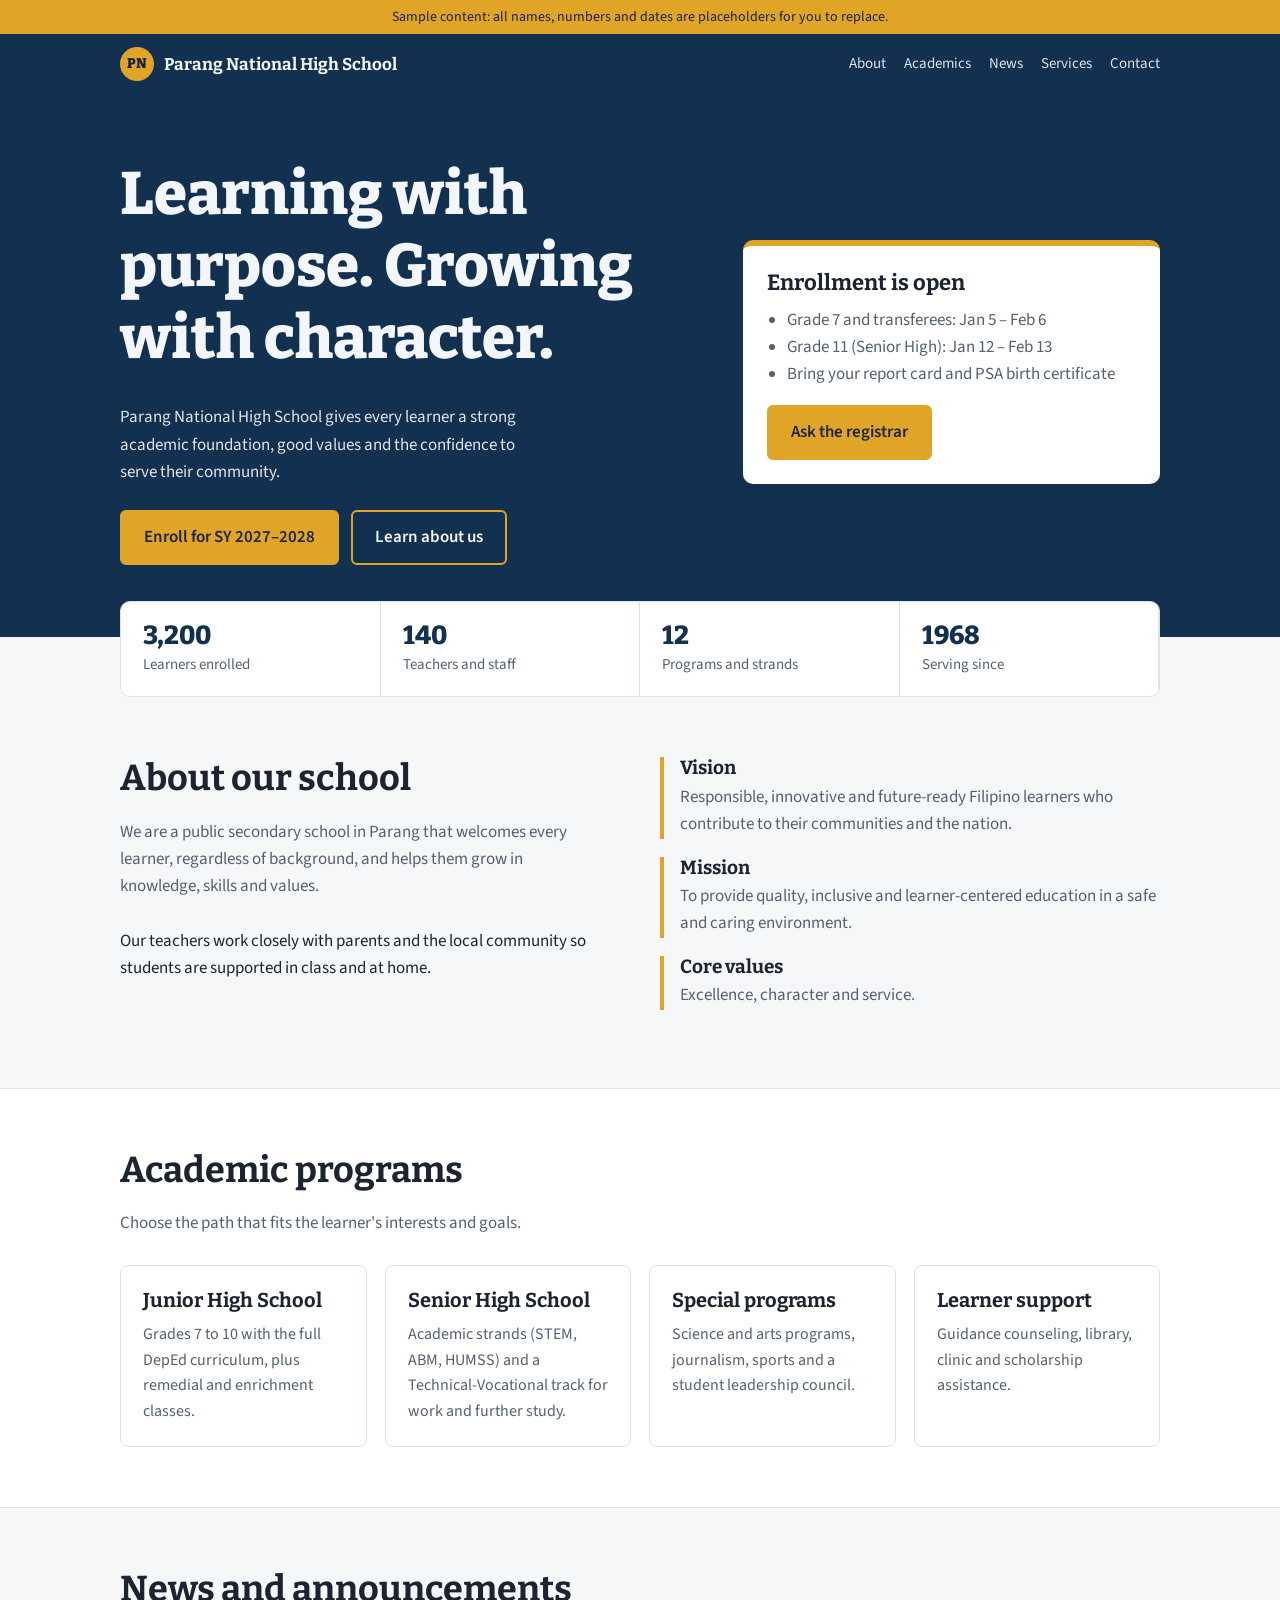
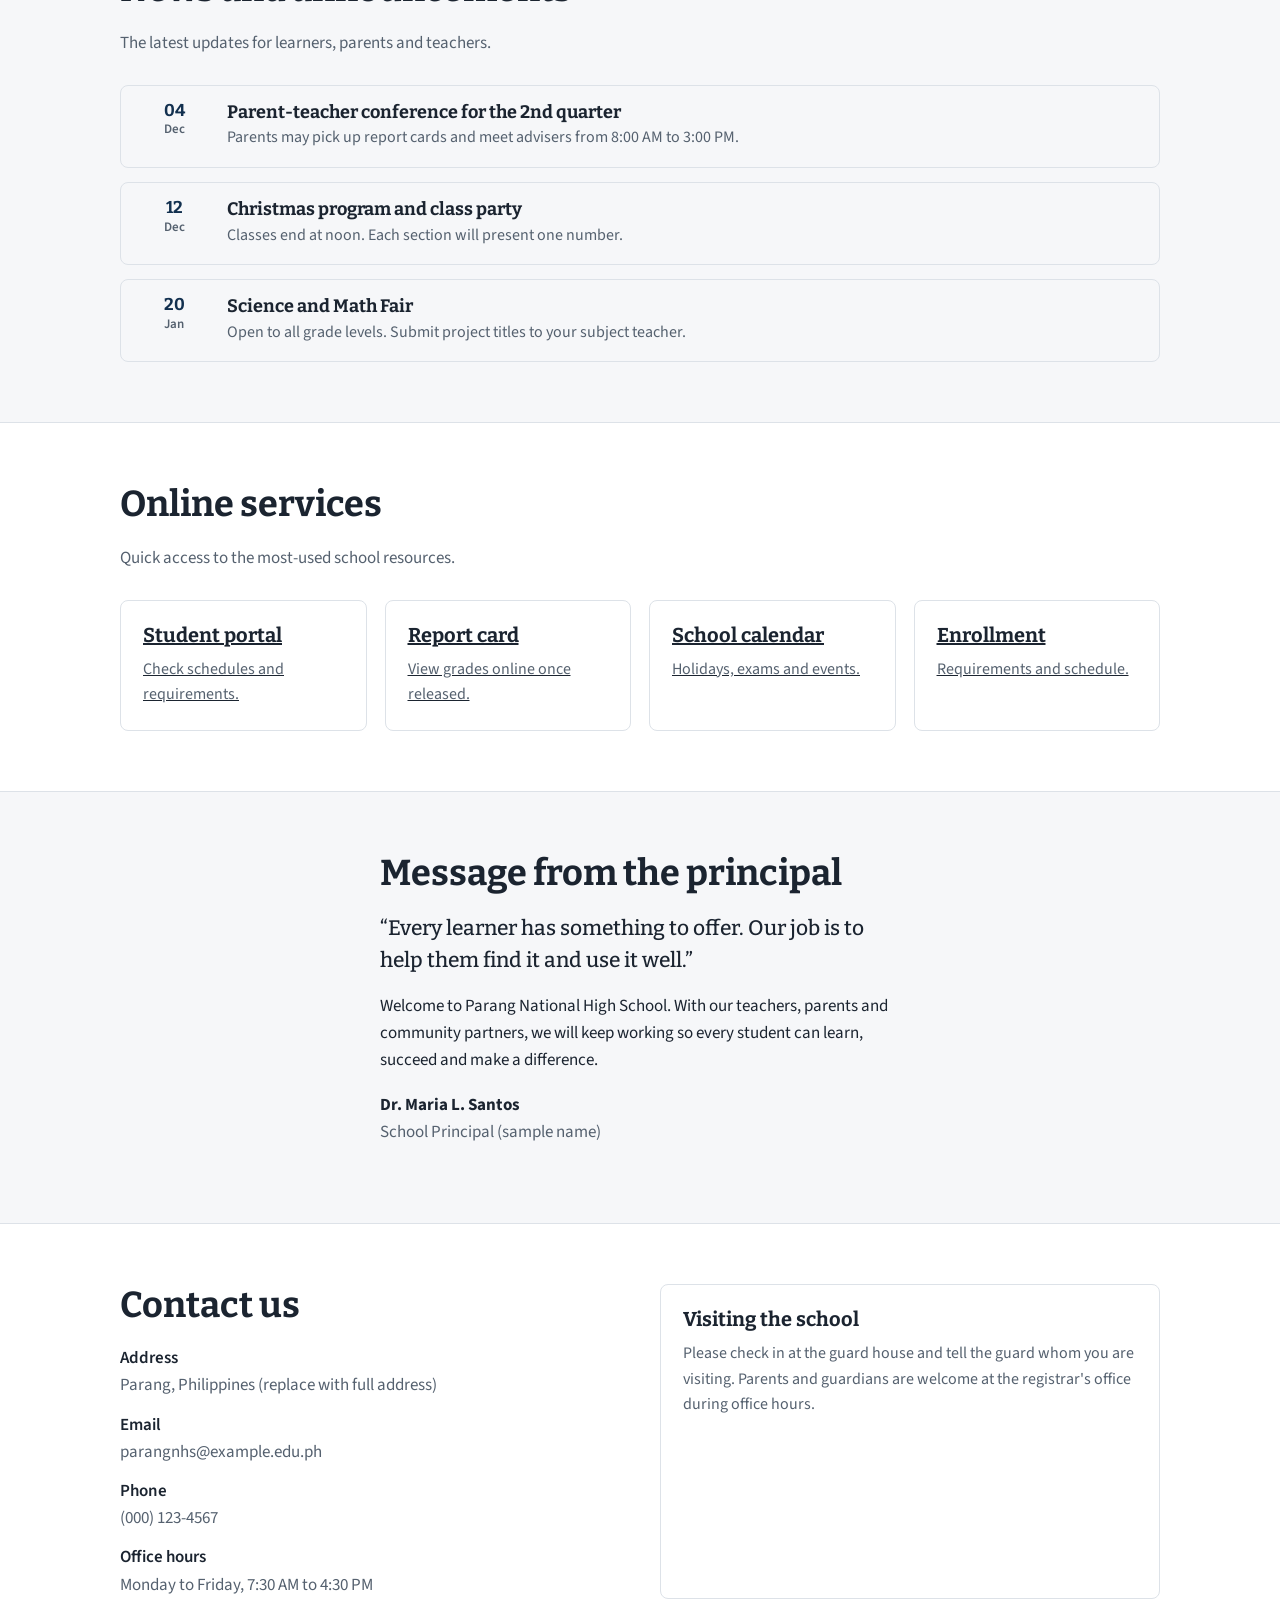
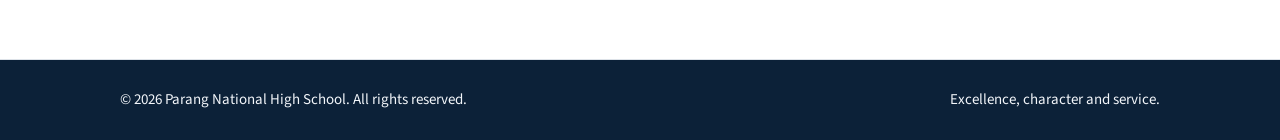
<file: index.html.html>
<!DOCTYPE html>
<html lang="en">
<head>
<meta charset="utf-8">
<meta name="viewport" content="width=device-width, initial-scale=1, viewport-fit=cover">
<title>Parang National High School</title>
<link rel="stylesheet" href="https://fonts.googleapis.com/css2?family=Bitter:wght@500;700;800&family=Source+Sans+3:wght@400;600&display=swap">
<style>
:root{--navy:#12304f;--navy2:#0c2138;--gold:#e0a526;--bg:#f6f7f9;--surface:#fff;--ink:#1b2430;--muted:#55616f;--line:#dde2e8;--onnavy:#f3f6fa;
box-sizing:border-box;padding-top:env(safe-area-inset-top,0px);padding-bottom:env(safe-area-inset-bottom,0px)}
@media (prefers-color-scheme:dark){:root:not([data-theme="light"]){--navy:#0c2138;--navy2:#07131f;--gold:#e8b443;--bg:#0f1620;--surface:#17212e;--ink:#e8edf3;--muted:#9eabba;--line:#27364a;color-scheme:dark}}
:root[data-theme="dark"]{--navy:#0c2138;--navy2:#07131f;--gold:#e8b443;--bg:#0f1620;--surface:#17212e;--ink:#e8edf3;--muted:#9eabba;--line:#27364a;color-scheme:dark}
html{scroll-padding-top:70px;scroll-behavior:smooth}
*{box-sizing:border-box}
body{margin:0;background:var(--bg);color:var(--ink);font:17px/1.6 "Source Sans 3",system-ui,sans-serif}
h1,h2,h3{font-family:Bitter,Georgia,serif;line-height:1.2;margin:0 0 .5em}
a{color:inherit}
:focus-visible{outline:3px solid var(--gold);outline-offset:2px}
.wrap{max-width:1080px;margin:0 auto;padding:0 20px}
.note{background:var(--gold);color:#1b2430;text-align:center;font-size:14px;padding:6px 12px}
header{position:sticky;top:0;z-index:5;background:var(--navy);color:var(--onnavy)}
header .wrap{display:flex;align-items:center;justify-content:space-between;gap:16px;min-height:60px;flex-wrap:wrap}
.brand{font-family:Bitter,serif;font-weight:700;text-decoration:none;display:flex;align-items:center;gap:10px}
.logo{width:34px;height:34px;border-radius:50%;background:var(--gold);color:var(--navy2);display:grid;place-items:center;font-weight:800;font-size:14px}
nav{display:flex;gap:18px;flex-wrap:wrap;font-size:15px}
nav a{text-decoration:none;opacity:.9;padding:6px 0}
nav a:hover{opacity:1;text-decoration:underline;text-decoration-color:var(--gold);text-underline-offset:6px}
.hero{background:var(--navy);color:var(--onnavy);padding:64px 0 72px}
.hero .wrap{display:grid;grid-template-columns:1.4fr 1fr;gap:40px;align-items:center}
.hero h1{font-size:clamp(34px,6vw,60px);font-weight:800}
.hero p{max-width:52ch;opacity:.92}
.btns{display:flex;gap:12px;flex-wrap:wrap;margin-top:24px}
.btn{display:inline-block;padding:12px 22px;border-radius:6px;font-weight:600;text-decoration:none;border:2px solid var(--gold)}
.btn.p{background:var(--gold);color:#1b2430}
.btn.s{color:var(--onnavy)}
.enroll{background:var(--surface);color:var(--ink);border-radius:10px;padding:24px;border-top:6px solid var(--gold)}
.enroll h2{font-size:22px}
.enroll ul{margin:0 0 16px;padding-left:20px;color:var(--muted)}
section{padding:60px 0}
section h2{font-size:clamp(26px,4vw,36px)}
.lead{color:var(--muted);max-width:60ch;margin-bottom:28px}
.facts{display:flex;flex-wrap:wrap;gap:0;background:var(--surface);border:1px solid var(--line);border-radius:10px;margin-top:-36px;position:relative;overflow:hidden}
.facts div{flex:1 1 180px;padding:18px 22px;border-right:1px solid var(--line)}
.facts b{display:block;font:800 26px Bitter,serif;color:var(--navy)}
@media (prefers-color-scheme:dark){:root:not([data-theme="light"]) .facts b{color:var(--gold)}}
.facts span{color:var(--muted);font-size:15px}
.about{display:grid;grid-template-columns:1fr 1fr;gap:40px}
.mv{border-left:4px solid var(--gold);padding-left:16px;margin-bottom:18px}
.mv h3{font-size:19px;margin-bottom:4px}
.mv p{margin:0;color:var(--muted)}
.grid{display:grid;grid-template-columns:repeat(auto-fit,minmax(230px,1fr));gap:18px}
.card{background:var(--surface);border:1px solid var(--line);border-radius:8px;padding:22px}
.card h3{font-size:20px}
.card p{margin:0;color:var(--muted);font-size:16px}
.alt{background:var(--surface);border-block:1px solid var(--line)}
.news{display:grid;gap:14px}
.item{display:grid;grid-template-columns:70px 1fr;gap:18px;background:var(--bg);border:1px solid var(--line);border-radius:8px;padding:16px 18px}
.date{text-align:center;font-family:Bitter,serif;font-weight:700;line-height:1.1;color:var(--navy)}
@media (prefers-color-scheme:dark){:root:not([data-theme="light"]) .date{color:var(--gold)}}
.date small{display:block;font:600 13px "Source Sans 3",sans-serif;color:var(--muted)}
.item h3{font-size:18px;margin-bottom:2px}
.item p{margin:0;color:var(--muted);font-size:16px}
.msg{max-width:70ch}
.msg blockquote{margin:0 0 12px;font:500 21px/1.5 Bitter,Georgia,serif}
.contact{display:grid;grid-template-columns:1fr 1fr;gap:40px}
dl{margin:0}dt{font-weight:600;margin-top:12px}dd{margin:0;color:var(--muted)}
footer{background:var(--navy2);color:var(--onnavy);padding:28px 0;font-size:15px}
footer .wrap{display:flex;justify-content:space-between;gap:12px;flex-wrap:wrap}
@media (max-width:760px){.hero .wrap,.about,.contact{grid-template-columns:1fr}.hero{padding:40px 0 56px}nav{gap:14px}}
@media (prefers-reduced-motion:reduce){html{scroll-behavior:auto}}
</style>
</head>
<body>
<div class="note">Sample content: all names, numbers and dates are placeholders for you to replace.</div>
<header><div class="wrap">
<a class="brand" href="#top"><span class="logo" aria-hidden="true">PN</span>Parang National High School</a>
<nav aria-label="Main"><a href="#about">About</a><a href="#academics">Academics</a><a href="#news">News</a><a href="#services">Services</a><a href="#contact">Contact</a></nav>
</div></header>

<main id="top">
<div class="hero"><div class="wrap">
<div>
<h1>Learning with purpose. Growing with character.</h1>
<p>Parang National High School gives every learner a strong academic foundation, good values and the confidence to serve their community.</p>
<div class="btns"><a class="btn p" href="#enroll">Enroll for SY 2027–2028</a><a class="btn s" href="#about">Learn about us</a></div>
</div>
<aside class="enroll" id="enroll">
<h2>Enrollment is open</h2>
<ul><li>Grade 7 and transferees: Jan 5 – Feb 6</li><li>Grade 11 (Senior High): Jan 12 – Feb 13</li><li>Bring your report card and PSA birth certificate</li></ul>
<a class="btn p" href="#contact">Ask the registrar</a>
</aside>
</div></div>

<div class="wrap"><div class="facts">
<div><b>3,200</b><span>Learners enrolled</span></div>
<div><b>140</b><span>Teachers and staff</span></div>
<div><b>12</b><span>Programs and strands</span></div>
<div><b>1968</b><span>Serving since</span></div>
</div></div>

<section id="about"><div class="wrap about">
<div>
<h2>About our school</h2>
<p class="lead">We are a public secondary school in Parang that welcomes every learner, regardless of background, and helps them grow in knowledge, skills and values.</p>
<p>Our teachers work closely with parents and the local community so students are supported in class and at home.</p>
</div>
<div>
<div class="mv"><h3>Vision</h3><p>Responsible, innovative and future-ready Filipino learners who contribute to their communities and the nation.</p></div>
<div class="mv"><h3>Mission</h3><p>To provide quality, inclusive and learner-centered education in a safe and caring environment.</p></div>
<div class="mv"><h3>Core values</h3><p>Excellence, character and service.</p></div>
</div>
</div></section>

<section class="alt" id="academics"><div class="wrap">
<h2>Academic programs</h2>
<p class="lead">Choose the path that fits the learner's interests and goals.</p>
<div class="grid">
<div class="card"><h3>Junior High School</h3><p>Grades 7 to 10 with the full DepEd curriculum, plus remedial and enrichment classes.</p></div>
<div class="card"><h3>Senior High School</h3><p>Academic strands (STEM, ABM, HUMSS) and a Technical-Vocational track for work and further study.</p></div>
<div class="card"><h3>Special programs</h3><p>Science and arts programs, journalism, sports and a student leadership council.</p></div>
<div class="card"><h3>Learner support</h3><p>Guidance counseling, library, clinic and scholarship assistance.</p></div>
</div>
</div></section>

<section id="news"><div class="wrap">
<h2>News and announcements</h2>
<p class="lead">The latest updates for learners, parents and teachers.</p>
<div class="news">
<article class="item"><div class="date">04<small>Dec</small></div><div><h3>Parent-teacher conference for the 2nd quarter</h3><p>Parents may pick up report cards and meet advisers from 8:00 AM to 3:00 PM.</p></div></article>
<article class="item"><div class="date">12<small>Dec</small></div><div><h3>Christmas program and class party</h3><p>Classes end at noon. Each section will present one number.</p></div></article>
<article class="item"><div class="date">20<small>Jan</small></div><div><h3>Science and Math Fair</h3><p>Open to all grade levels. Submit project titles to your subject teacher.</p></div></article>
</div>
</div></section>

<section class="alt" id="services"><div class="wrap">
<h2>Online services</h2>
<p class="lead">Quick access to the most-used school resources.</p>
<div class="grid">
<a class="card" href="#contact"><h3>Student portal</h3><p>Check schedules and requirements.</p></a>
<a class="card" href="#contact"><h3>Report card</h3><p>View grades online once released.</p></a>
<a class="card" href="#news"><h3>School calendar</h3><p>Holidays, exams and events.</p></a>
<a class="card" href="#enroll"><h3>Enrollment</h3><p>Requirements and schedule.</p></a>
</div>
</div></section>

<section><div class="wrap msg">
<h2>Message from the principal</h2>
<blockquote>“Every learner has something to offer. Our job is to help them find it and use it well.”</blockquote>
<p>Welcome to Parang National High School. With our teachers, parents and community partners, we will keep working so every student can learn, succeed and make a difference.</p>
<p><b>Dr. Maria L. Santos</b><br><span style="color:var(--muted)">School Principal (sample name)</span></p>
</div></section>

<section class="alt" id="contact"><div class="wrap contact">
<div>
<h2>Contact us</h2>
<dl>
<dt>Address</dt><dd>Parang, Philippines (replace with full address)</dd>
<dt>Email</dt><dd>parangnhs@example.edu.ph</dd>
<dt>Phone</dt><dd>(000) 123-4567</dd>
<dt>Office hours</dt><dd>Monday to Friday, 7:30 AM to 4:30 PM</dd>
</dl>
</div>
<div class="card">
<h3>Visiting the school</h3>
<p>Please check in at the guard house and tell the guard whom you are visiting. Parents and guardians are welcome at the registrar's office during office hours.</p>
</div>
</div></section>
</main>

<footer><div class="wrap"><span>© 2026 Parang National High School. All rights reserved.</span><span>Excellence, character and service.</span></div></footer>
</body>
</html>
</file>
